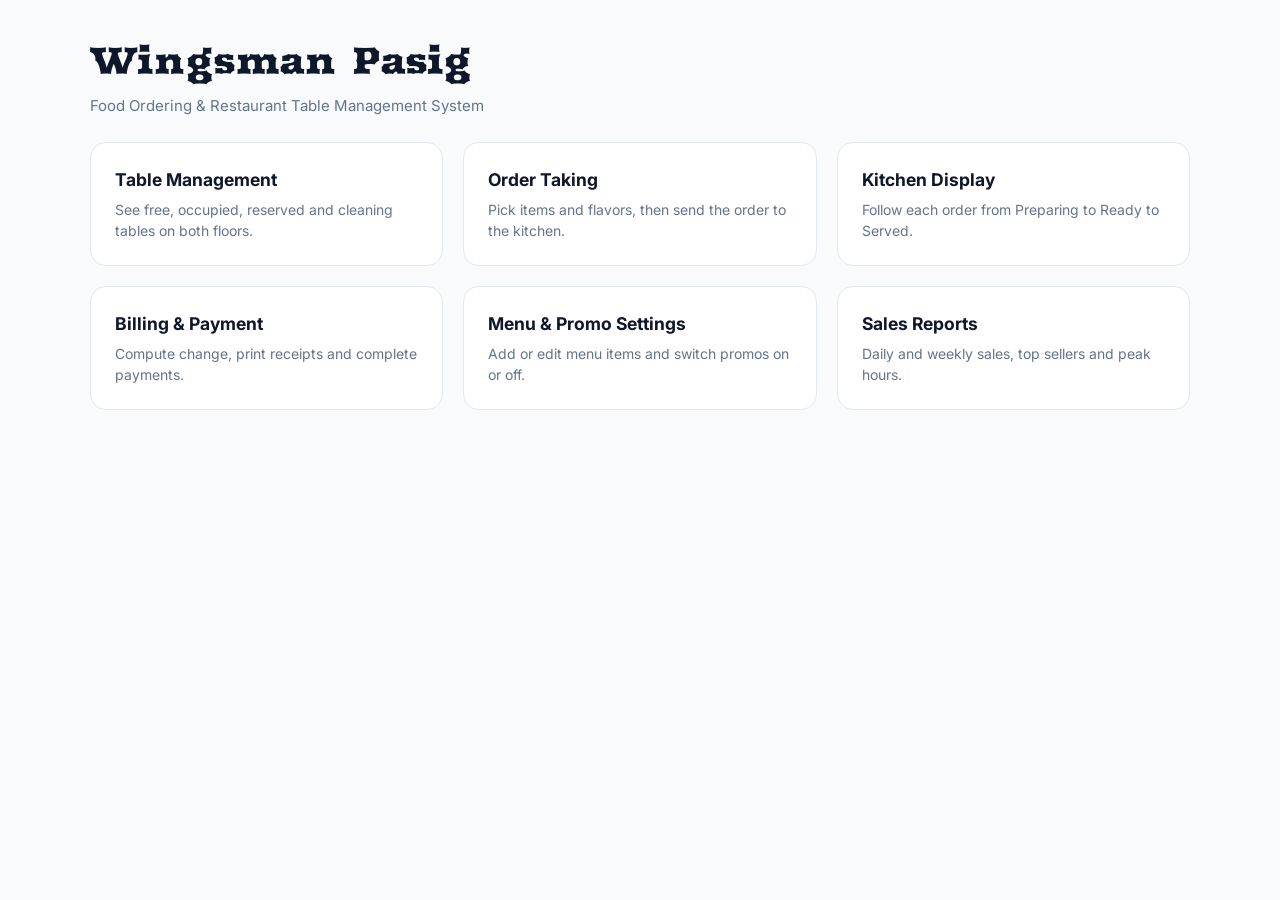
<file: index.html>
<!DOCTYPE html>
<html lang="en">
<head>
<meta charset="UTF-8"><meta name="viewport" content="width=device-width, initial-scale=1"><link rel="stylesheet" href="https://fonts.googleapis.com/css2?family=Arbutus&family=Inter:wght@400;500;600;700&display=swap"><link rel="stylesheet" href="style.css">
<title>Wingsman Pasig | Home</title>
</head>
<body>
<div class="container">
<h1>Wingsman Pasig</h1>
<p class="subtitle">Food Ordering &amp; Restaurant Table Management System</p>
<div class="home-grid">
    <a href="tables.html"><h3>Table Management</h3><p>See free, occupied, reserved and cleaning tables on both floors.</p></a>
    <a href="order.html"><h3>Order Taking</h3><p>Pick items and flavors, then send the order to the kitchen.</p></a>
    <a href="kitchen.html"><h3>Kitchen Display</h3><p>Follow each order from Preparing to Ready to Served.</p></a>
    <a href="billing.html"><h3>Billing &amp; Payment</h3><p>Compute change, print receipts and complete payments.</p></a>
    <a href="menu.html"><h3>Menu &amp; Promo Settings</h3><p>Add or edit menu items and switch promos on or off.</p></a>
    <a href="sales.html"><h3>Sales Reports</h3><p>Daily and weekly sales, top sellers and peak hours.</p></a>
</div>
</div>
</body>
</html>
</file>
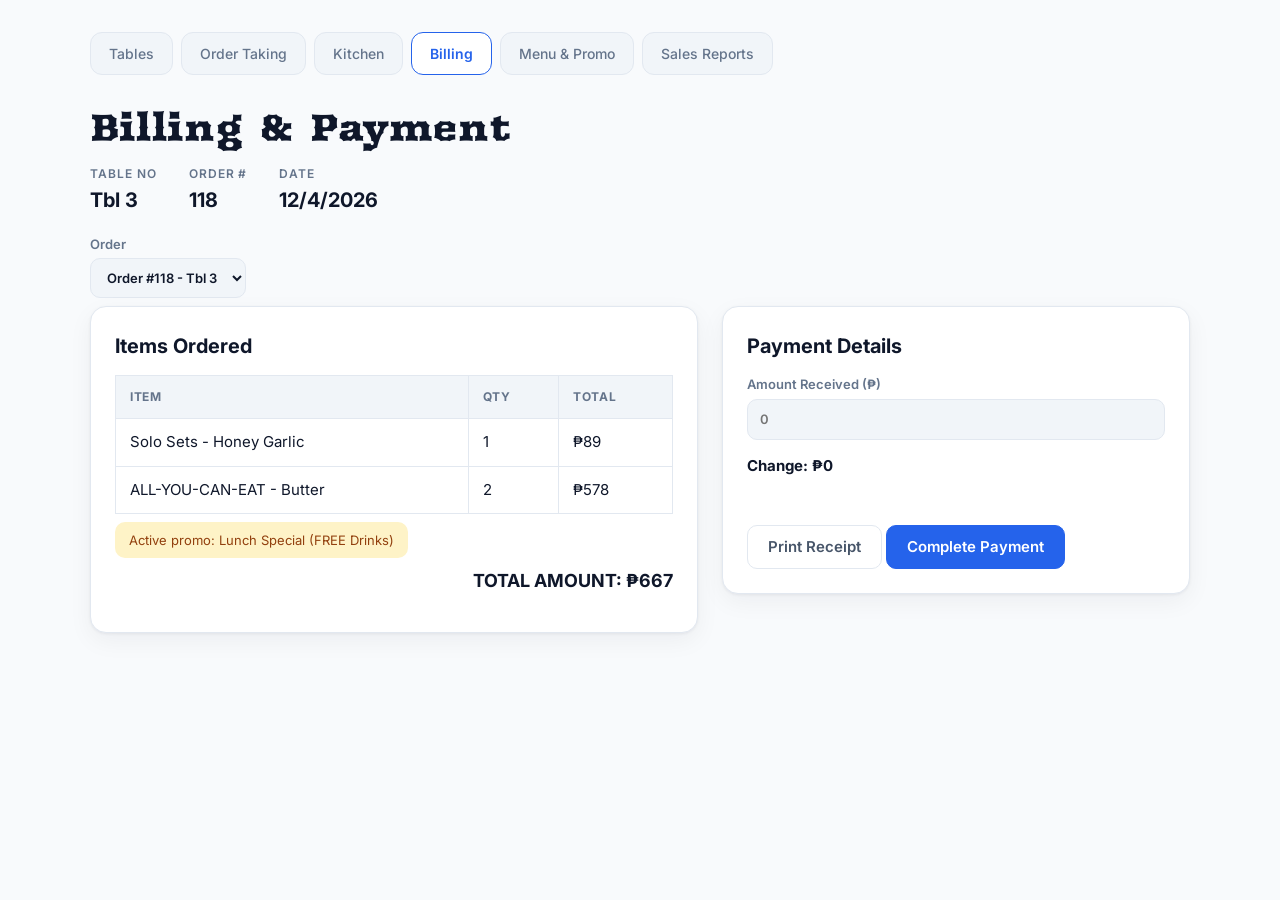
<file: billing.html>
<!DOCTYPE html>
<html lang="en">
<head>
<meta charset="UTF-8"><meta name="viewport" content="width=device-width, initial-scale=1"><link rel="stylesheet" href="https://fonts.googleapis.com/css2?family=Arbutus&family=Inter:wght@400;500;600;700&display=swap"><link rel="stylesheet" href="style.css">
<title>Billing & Payment | Wingsman Pasig</title>
</head>
<body>
<div class="container">
<div class="nav"><a href="tables.html">Tables</a><a href="order.html">Order Taking</a><a href="kitchen.html">Kitchen</a><a href="billing.html" class="active">Billing</a><a href="menu.html">Menu &amp; Promo</a><a href="sales.html">Sales Reports</a></div>
<h1>Billing &amp; Payment</h1>
<div class="meta">
    <div><span class="label">Table No</span><b id="billTable">-</b></div>
    <div><span class="label">Order #</span><b id="billNo">-</b></div>
    <div><span class="label">Date</span><b id="billDate"></b></div>
</div>
<div class="form-row">
    <div class="field">Order<select id="orderSelect" onchange="showBill()"></select></div>
</div>

<div class="two-col">
    <div class="card">
        <h2>Items Ordered</h2>
        <table>
            <tr><th>Item</th><th>Qty</th><th>Total</th></tr>
            <tbody id="billBody"></tbody>
        </table>
        <p id="promoText"></p>
        <p class="total">TOTAL AMOUNT: <span id="billTotal">₱0</span></p>
    </div>

    <div class="card">
        <h2>Payment Details</h2>
        <div class="field">Amount Received (₱)<input type="number" id="amountReceived" placeholder="0" min="0" onkeyup="computeChange()" onchange="computeChange()"></div>
        <p><strong>Change: <span id="changeAmount">₱0</span></strong></p>
        <p id="output"></p>
        <input type="button" value="Print Receipt" onclick="printReceipt()">
        <input type="button" class="primary" value="Complete Payment" onclick="completePayment()">
    </div>
</div>

<script>
    
    function daysAgo(n) {
        var d = new Date();
        d.setDate(d.getDate() - n);
        var month = ("0" + (d.getMonth() + 1)).slice(-2);
        var day = ("0" + d.getDate()).slice(-2);
        return d.getFullYear() + "-" + month + "-" + day;
    }

    function todayDate() { return daysAgo(0); }

    var defaultTables = [
        {id: "t1", name: "Tbl 1", floor: "1", status: "Available"},
        {id: "t2", name: "Tbl 2", floor: "1", status: "Available"},
        {id: "t3", name: "Tbl 3", floor: "1", status: "Occupied"},
        {id: "t4", name: "Tbl 4", floor: "1", status: "Reserved"},
        {id: "t5", name: "Tbl 5", floor: "2", status: "Occupied"},
        {id: "t6", name: "Tbl 6", floor: "2", status: "Available"},
        {id: "t7", name: "Tbl 7", floor: "2", status: "Cleaning"},
        {id: "t8", name: "Tbl 8", floor: "2", status: "Occupied"},
        {id: "t9", name: "Tbl 9", floor: "2", status: "Reserved"},
        {id: "t10", name: "Tbl 10", floor: "2", status: "Cleaning"}
    ];

    var defaultPromos = [
        {id: "p1", name: "Lunch Special (FREE Drinks)", status: "ON"},
        {id: "p2", name: "AYCE WEEKENDS", status: "OFF"}
    ];

    var defaultOrders = [
        {id: "o118", no: 118, tableId: "t3", tableName: "Tbl 3", note: "Extra rice", status: "Preparing", total: 667,
         items: [{name: "Solo Sets - Honey Garlic", price: 89, qty: 1}, {name: "ALL-YOU-CAN-EAT - Butter", price: 289, qty: 2}]}
    ];

    var defaultSales = [
        {id: "s1", date: daysAgo(0), total: 8954,
         items: [{name: "ALL-YOU-CAN-EAT", qty: 42}, {name: "Solo Garlic", qty: 37}, {name: "Solo Honey Butter", qty: 28}, {name: "Solo BBQ", qty: 20}]},
        {id: "s2", date: daysAgo(2), total: 22614,
         items: [{name: "ALL-YOU-CAN-EAT", qty: 110}, {name: "Solo Garlic", qty: 96}, {name: "Solo Honey Butter", qty: 71}, {name: "Solo BBQ", qty: 54}]}
    ];

    
    function getData(key, sampleList) {
        var saved = localStorage.getItem(key);
        if (saved === null) {
            localStorage.setItem(key, JSON.stringify(sampleList));
            return sampleList;
        }
        return JSON.parse(saved);
    }

    function saveData(key, list) {
        localStorage.setItem(key, JSON.stringify(list));
    }

    function makeId(prefix) { return prefix + Date.now(); }

    function peso(amount) { return "₱" + Number(amount).toLocaleString("en-PH"); }

    function safe(text) {
        return String(text).replace(/&/g, "&amp;").replace(/</g, "&lt;").replace(/>/g, "&gt;").replace(/"/g, "&quot;").replace(/'/g, "&#39;");
    }

    function showMessage(text, type) {
        var out = document.getElementById("output");
        out.innerHTML = text;
        out.className = type;
    }

    
    var orders = getData("wingsman_orders", defaultOrders);
    var tables = getData("wingsman_tables", defaultTables);
    var sales = getData("wingsman_sales", defaultSales);
    var promos = getData("wingsman_promos", defaultPromos);
    var current = -1;

    document.getElementById("billDate").innerHTML = new Date().toLocaleDateString();
    fillOrderList();
    showBill();

    function fillOrderList() {
        var wanted = new URLSearchParams(window.location.search).get("order");
        var options = "";
        for (var i = 0; i < orders.length; i++) {
            if (orders[i].status == "Paid" || orders[i].status == "Cancelled") { continue; }
            var selected = (orders[i].id == wanted) ? " selected" : "";
            options += "<option value='" + i + "'" + selected + ">Order #" + orders[i].no + " - " + safe(orders[i].tableName) + "</option>";
        }
        if (options == "") { options = "<option value='-1'>No unpaid orders</option>"; }
        document.getElementById("orderSelect").innerHTML = options;
    }

    function showBill() {
        current = parseInt(document.getElementById("orderSelect").value);
        if (isNaN(current)) { current = -1; }
        var rows = "";
        document.getElementById("amountReceived").value = "";
        document.getElementById("changeAmount").innerHTML = "₱0";

        if (current == -1) {
            document.getElementById("billTable").innerHTML = "-";
            document.getElementById("billNo").innerHTML = "-";
            document.getElementById("billBody").innerHTML = "<tr><td colspan='3'>No unpaid orders. Send one from Order Taking first.</td></tr>";
            document.getElementById("billTotal").innerHTML = "₱0";
            document.getElementById("promoText").innerHTML = "";
            return;
        }
        var order = orders[current];
        document.getElementById("billTable").innerHTML = safe(order.tableName);
        document.getElementById("billNo").innerHTML = order.no;
        for (var i = 0; i < order.items.length; i++) {
            rows += "<tr><td>" + safe(order.items[i].name) + "</td><td>" + order.items[i].qty + "</td><td>" + peso(order.items[i].price * order.items[i].qty) + "</td></tr>";
        }
        document.getElementById("billBody").innerHTML = rows;
        document.getElementById("billTotal").innerHTML = peso(order.total);

        var active = "";
        for (var j = 0; j < promos.length; j++) {
            if (promos[j].status == "ON") { active += (active == "" ? "" : ", ") + safe(promos[j].name); }
        }
        document.getElementById("promoText").innerHTML = (active == "") ? "" : "<span class='promo'>Active promo: " + active + "</span>";
    }

    function computeChange() {
        if (current == -1) { return; }
        var received = parseFloat(document.getElementById("amountReceived").value) || 0;
        var change = received - orders[current].total;
        if (received > 0 && change < 0) {
            showMessage("Short by " + peso(-change), "error");
            document.getElementById("changeAmount").innerHTML = "₱0";
        } else {
            document.getElementById("output").innerHTML = "";
            document.getElementById("changeAmount").innerHTML = peso(change > 0 ? change : 0);
        }
    }

    function printReceipt() {
        if (current == -1) {
            showMessage("No order to print!", "error");
            return;
        }
        var order = orders[current];
        var lines = "";
        for (var i = 0; i < order.items.length; i++) {
            lines += order.items[i].name + " x " + order.items[i].qty + " - " + peso(order.items[i].price * order.items[i].qty) + "\n";
        }
        var received = parseFloat(document.getElementById("amountReceived").value) || 0;
        alert("--- WINGSMAN PASIG ---\nOrder #" + order.no + " - " + order.tableName + "\nDate: " + new Date().toLocaleDateString() +
              "\n\nITEMS:\n" + lines + "\nTOTAL: " + peso(order.total) + "\nCash: " + peso(received) +
              "\nChange: " + peso(received > order.total ? received - order.total : 0) + "\n\nThank you!");
    }

    function completePayment() {
        if (current == -1) {
            showMessage("No payment to complete!", "error");
            return;
        }
        var order = orders[current];
        var received = parseFloat(document.getElementById("amountReceived").value) || 0;
        if (received < order.total) {
            showMessage("Amount received is less than the total.", "error");
            return;
        }
        var soldItems = [];
        for (var i = 0; i < order.items.length; i++) {
            soldItems.push({name: order.items[i].name, qty: order.items[i].qty});
        }
        sales.push({id: makeId("s"), date: todayDate(), total: order.total, items: soldItems});
        order.status = "Paid";
        for (var j = 0; j < tables.length; j++) {
            if (tables[j].id == order.tableId) { tables[j].status = "Available"; }
        }
        saveData("wingsman_sales", sales);
        saveData("wingsman_orders", orders);
        saveData("wingsman_tables", tables);

        fillOrderList();
        showBill();
        showMessage("Payment Complete! " + order.tableName + " is now Available. Thank you!", "ok");
    }
</script>
</div>
</body>
</html>
</file>
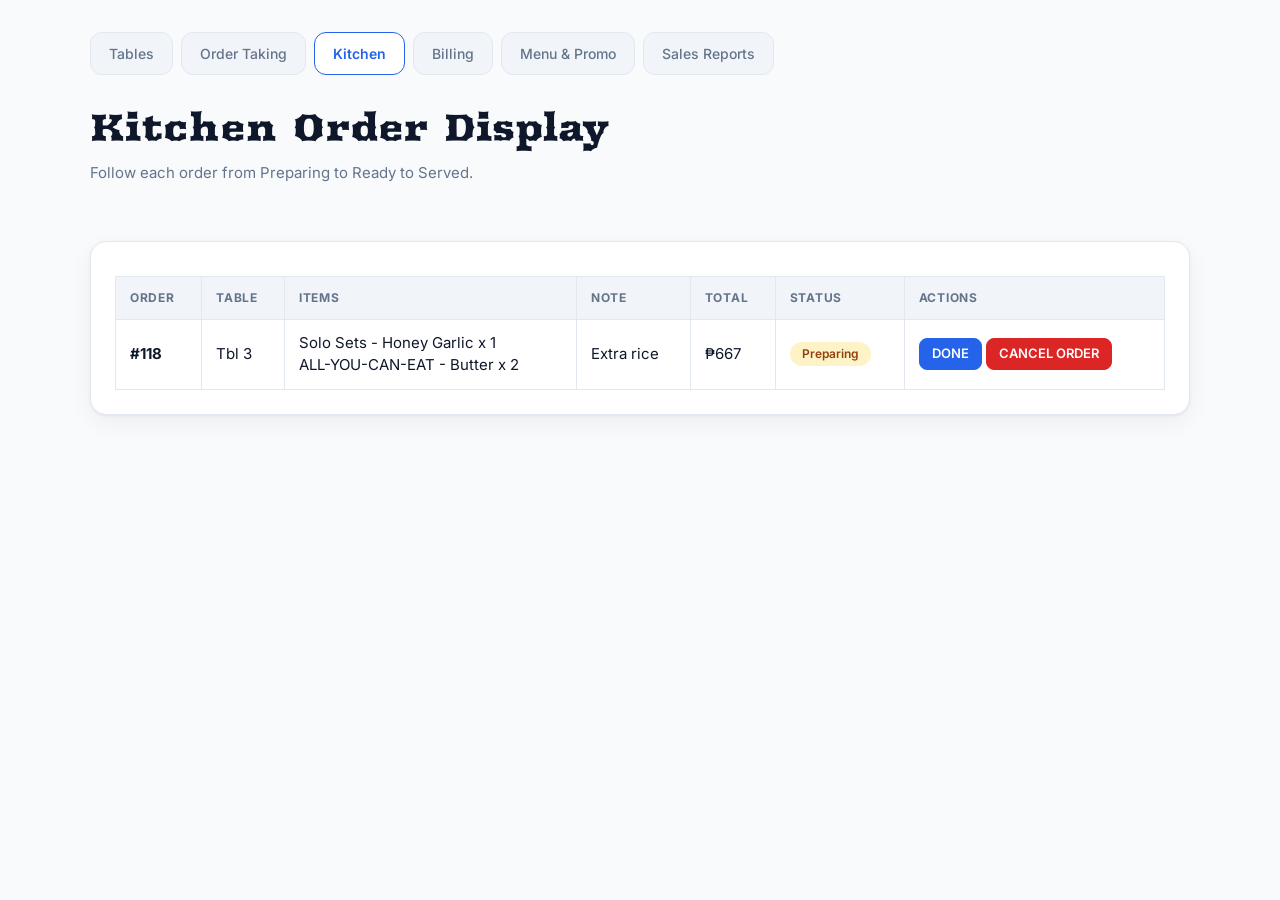
<file: kitchen.html>
<!DOCTYPE html>
<html lang="en">
<head>
<meta charset="UTF-8"><meta name="viewport" content="width=device-width, initial-scale=1"><link rel="stylesheet" href="https://fonts.googleapis.com/css2?family=Arbutus&family=Inter:wght@400;500;600;700&display=swap"><link rel="stylesheet" href="style.css">
<title>Kitchen Order Display | Wingsman Pasig</title>
</head>
<body>
<div class="container">
<div class="nav"><a href="tables.html">Tables</a><a href="order.html">Order Taking</a><a href="kitchen.html" class="active">Kitchen</a><a href="billing.html">Billing</a><a href="menu.html">Menu &amp; Promo</a><a href="sales.html">Sales Reports</a></div>
<h1>Kitchen Order Display</h1>
<p class="subtitle">Follow each order from Preparing to Ready to Served.</p>
<p id="output"></p>

<div class="card">
    <table>
        <tr><th>Order</th><th>Table</th><th>Items</th><th>Note</th><th>Total</th><th>Status</th><th>Actions</th></tr>
        <tbody id="orderBody"></tbody>
    </table>
</div>

<script>
   
    var defaultOrders = [
        {id: "o118", no: 118, tableId: "t3", tableName: "Tbl 3", note: "Extra rice", status: "Preparing", total: 667,
         items: [{name: "Solo Sets - Honey Garlic", price: 89, qty: 1}, {name: "ALL-YOU-CAN-EAT - Butter", price: 289, qty: 2}]}
    ];

    //JSON list from local Storage 
    function getData(key, sampleList) {
        var saved = localStorage.getItem(key);
        if (saved === null) {
            localStorage.setItem(key, JSON.stringify(sampleList));
            return sampleList;
        }
        return JSON.parse(saved);
    }

    function saveData(key, list) {
        localStorage.setItem(key, JSON.stringify(list));
    }

    function peso(amount) { return "₱" + Number(amount).toLocaleString("en-PH"); }

    function safe(text) {
        return String(text).replace(/&/g, "&amp;").replace(/</g, "&lt;").replace(/>/g, "&gt;").replace(/"/g, "&quot;").replace(/'/g, "&#39;");
    }

    function showMessage(text, type) {
        var out = document.getElementById("output");
        out.innerHTML = text;
        out.className = type;
    }

    // my code 
    var orders = getData("wingsman_orders", defaultOrders);
    displayOrders();

    function displayOrders() {
        var rows = "";
        for (var i = 0; i < orders.length; i++) {
            var status = orders[i].status;
            if (status != "Preparing" && status != "Ready" && status != "Served") { continue; }

            var items = "";
            for (var j = 0; j < orders[i].items.length; j++) {
                items += safe(orders[i].items[j].name) + " x " + orders[i].items[j].qty + "<br>";
            }
            rows += "<tr>";
            rows += "<td><strong>#" + orders[i].no + "</strong></td>";
            rows += "<td>" + safe(orders[i].tableName) + "</td>";
            rows += "<td>" + items + "</td>";
            rows += "<td>" + safe(orders[i].note) + "</td>";
            rows += "<td>" + peso(orders[i].total) + "</td>";
            rows += "<td><span class='pill " + status.toLowerCase() + "'>" + status + "</span></td>";
            rows += "<td>";
            if (status == "Preparing") {
                rows += "<input type='button' class='small primary' value='DONE' onclick='nextStatus(" + i + ")'> ";
            }
            if (status == "Ready") {
                rows += "<input type='button' class='small primary' value='MARK SERVED' onclick='nextStatus(" + i + ")'> ";
            }
            if (status == "Served") {
                rows += "<a class='button small primary' href='billing.html?order=" + orders[i].id + "'>GO TO BILLING</a> ";
            }
            if (status != "Served") {
                rows += "<input type='button' class='small danger' value='CANCEL ORDER' onclick='cancelOrder(" + i + ")'>";
            }
            rows += "</td></tr>";
        }
        if (rows == "") {
            rows = "<tr><td colspan='7'>No orders yet. Orders sent from Order Taking appear here.</td></tr>";
        }
        document.getElementById("orderBody").innerHTML = rows;
    }

    function nextStatus(i) {
        if (orders[i].status == "Preparing") { orders[i].status = "Ready"; }
        else if (orders[i].status == "Ready") { orders[i].status = "Served"; }
        saveData("wingsman_orders", orders);
        showMessage("Order #" + orders[i].no + " is now " + orders[i].status + ".", "ok");
        displayOrders();
    }

    function cancelOrder(i) {
        if (!confirm("Cancel order #" + orders[i].no + "?")) { return; }
        orders[i].status = "Cancelled";
        saveData("wingsman_orders", orders);
        showMessage("Order #" + orders[i].no + " cancelled.", "warn");
        displayOrders();
    }
</script>
</div>
</body>
</html>
</file>
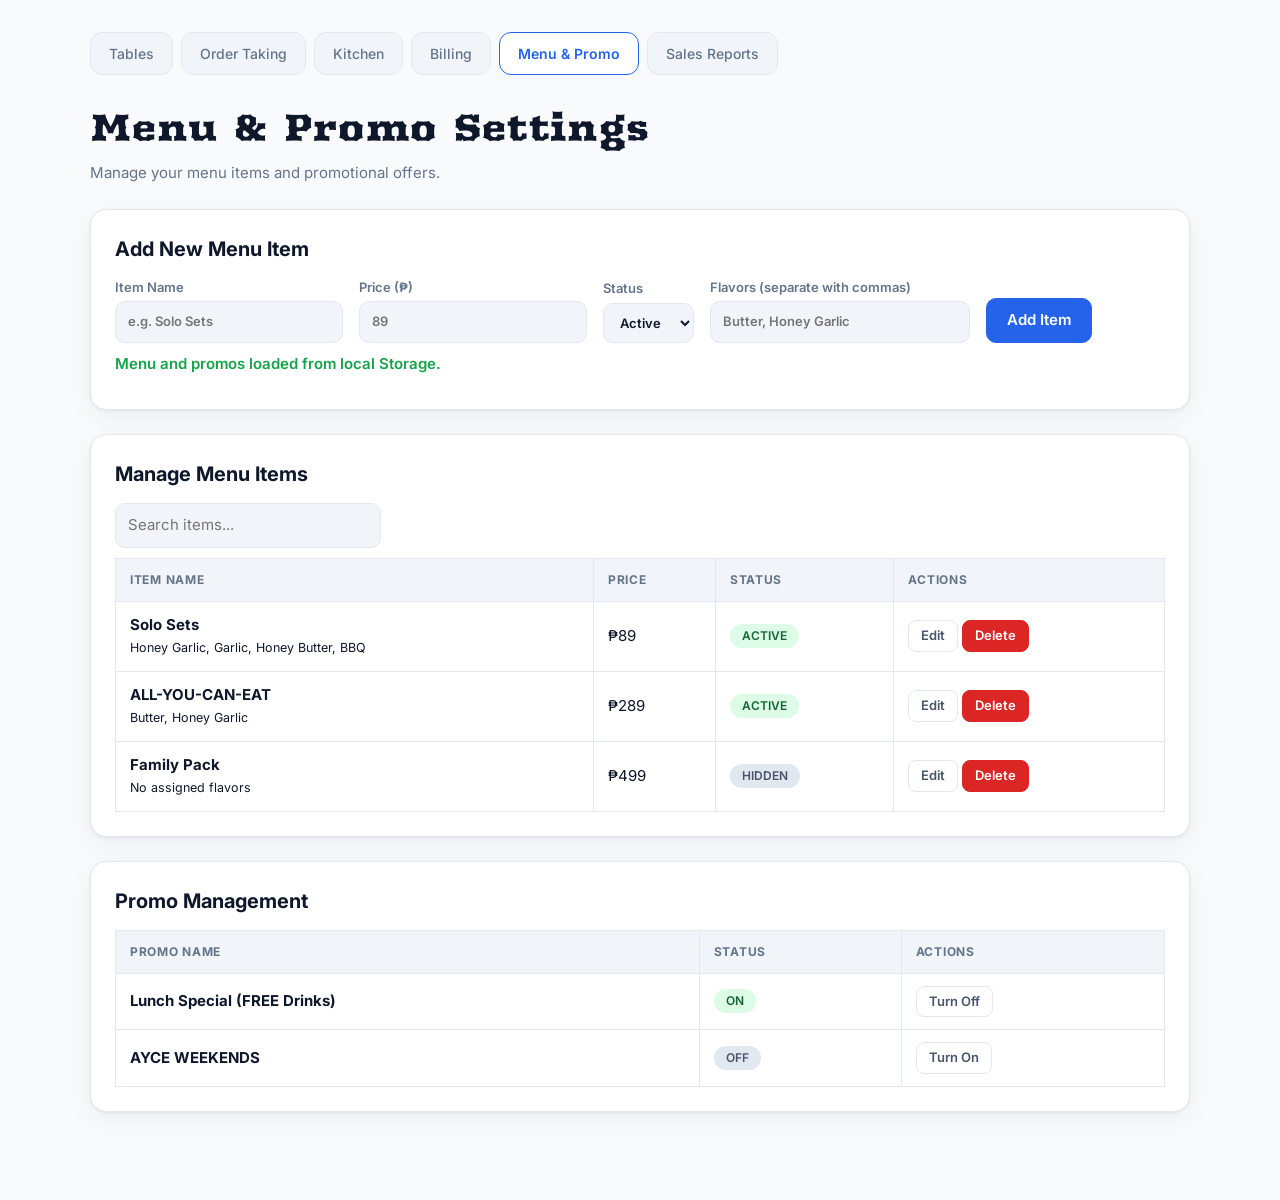
<file: menu.html>
<!DOCTYPE html>
<html lang="en">
<head>
<meta charset="UTF-8"><meta name="viewport" content="width=device-width, initial-scale=1"><link rel="stylesheet" href="https://fonts.googleapis.com/css2?family=Arbutus&family=Inter:wght@400;500;600;700&display=swap"><link rel="stylesheet" href="style.css">
<title>Menu & Promo Settings | Wingsman Pasig</title>
</head>
<body>
<div class="container">
<div class="nav"><a href="tables.html">Tables</a><a href="order.html">Order Taking</a><a href="kitchen.html">Kitchen</a><a href="billing.html">Billing</a><a href="menu.html" class="active">Menu &amp; Promo</a><a href="sales.html">Sales Reports</a></div>
<h1>Menu &amp; Promo Settings</h1>
<p class="subtitle">Manage your menu items and promotional offers.</p>

<div class="card">
    <h2 id="formTitle">Add New Menu Item</h2>
    <div class="form-row">
        <div class="field">Item Name<input type="text" id="itemName" placeholder="e.g. Solo Sets"></div>
        <div class="field">Price (₱)<input type="number" id="itemPrice" placeholder="89" min="1"></div>
        <div class="field">Status<select id="itemStatus"><option>Active</option><option>Hidden</option></select></div>
        <div class="field">Flavors (separate with commas)<input type="text" id="itemFlavors" placeholder="Butter, Honey Garlic" style="width:260px"></div>
        <input type="button" class="primary" id="saveBtn" value="Add Item" onclick="saveItem()">
        <input type="button" id="cancelBtn" value="Cancel Edit" onclick="clearForm()" style="display:none">
    </div>
    <p id="output"></p>
</div>

<div class="card">
    <h2>Manage Menu Items</h2>
    <input type="search" id="search" placeholder="Search items..." onkeyup="displayMenu()">
    <table>
        <tr><th>Item Name</th><th>Price</th><th>Status</th><th>Actions</th></tr>
        <tbody id="menuBody"></tbody>
    </table>
</div>

<div class="card">
    <h2>Promo Management</h2>
    <table>
        <tr><th>Promo Name</th><th>Status</th><th>Actions</th></tr>
        <tbody id="promoBody"></tbody>
    </table>
</div>

<script>
    //  (JSON) functions 
    var defaultMenu = [
        {id: "m1", name: "Solo Sets", price: 89, status: "Active", flavors: "Honey Garlic, Garlic, Honey Butter, BBQ"},
        {id: "m2", name: "ALL-YOU-CAN-EAT", price: 289, status: "Active", flavors: "Butter, Honey Garlic"},
        {id: "m3", name: "Family Pack", price: 499, status: "Hidden", flavors: ""}
    ];

    var defaultPromos = [
        {id: "p1", name: "Lunch Special (FREE Drinks)", status: "ON"},
        {id: "p2", name: "AYCE WEEKENDS", status: "OFF"}
    ];

    // JSON list from local Storage 
    function getData(key, sampleList) {
        var saved = localStorage.getItem(key);
        if (saved === null) {
            localStorage.setItem(key, JSON.stringify(sampleList));
            return sampleList;
        }
        return JSON.parse(saved);
    }

    function saveData(key, list) {
        localStorage.setItem(key, JSON.stringify(list));
    }

    function makeId(prefix) { return prefix + Date.now(); }

    function peso(amount) { return "₱" + Number(amount).toLocaleString("en-PH"); }

    function safe(text) {
        return String(text).replace(/&/g, "&amp;").replace(/</g, "&lt;").replace(/>/g, "&gt;").replace(/"/g, "&quot;").replace(/'/g, "&#39;");
    }

    function showMessage(text, type) {
        var out = document.getElementById("output");
        out.innerHTML = text;
        out.className = type;
    }

    // my code 
    var menuItems = getData("wingsman_menu", defaultMenu);
    var promos = getData("wingsman_promos", defaultPromos);
    var editIndex = -1;
    showMessage("Menu and promos loaded from local Storage.", "ok");
    displayMenu();
    displayPromos();

    function saveItem() {
        var name = document.getElementById("itemName").value.trim();
        var price = document.getElementById("itemPrice").value;
        var status = document.getElementById("itemStatus").value;
        var flavors = document.getElementById("itemFlavors").value.trim();

        if (name == "" || price == "") {
            showMessage("Please fill in the item name and price.", "error");
            return;
        }
        price = Number(price);
        if (price <= 0) {
            showMessage("Price must be greater than 0.", "error");
            return;
        }
        for (var i = 0; i < menuItems.length; i++) {
            if (menuItems[i].name.toLowerCase() == name.toLowerCase() && i != editIndex) {
                showMessage("That item already exists.", "error");
                return;
            }
        }
        if (editIndex == -1) {
            menuItems.push({id: makeId("m"), name: name, price: price, status: status, flavors: flavors});
            showMessage("Item added successfully.", "ok");
        } else {
            menuItems[editIndex].name = name;
            menuItems[editIndex].price = price;
            menuItems[editIndex].status = status;
            menuItems[editIndex].flavors = flavors;
            showMessage("Item updated successfully.", "ok");
        }
        saveData("wingsman_menu", menuItems);
        clearForm(true);
        displayMenu();
    }

    function displayMenu() {
        var search = document.getElementById("search").value.toLowerCase();
        var rows = "";
        for (var i = 0; i < menuItems.length; i++) {
            if (menuItems[i].name.toLowerCase().indexOf(search) == -1) { continue; }
            rows += "<tr>";
            rows += "<td><strong>" + safe(menuItems[i].name) + "</strong><br><small>" + (menuItems[i].flavors == "" ? "No assigned flavors" : safe(menuItems[i].flavors)) + "</small></td>";
            rows += "<td>" + peso(menuItems[i].price) + "</td>";
            rows += "<td><span class='pill " + menuItems[i].status.toLowerCase() + "'>" + menuItems[i].status.toUpperCase() + "</span></td>";
            rows += "<td>";
            rows += "<input type='button' class='small' value='Edit' onclick='editItem(" + i + ")'> ";
            rows += "<input type='button' class='small danger' value='Delete' onclick='deleteItem(" + i + ")'>";
            rows += "</td></tr>";
        }
        if (rows == "") {
            rows = "<tr><td colspan='4'>No menu items found.</td></tr>";
        }
        document.getElementById("menuBody").innerHTML = rows;
    }

    function editItem(i) {
        editIndex = i;
        document.getElementById("itemName").value = menuItems[i].name;
        document.getElementById("itemPrice").value = menuItems[i].price;
        document.getElementById("itemStatus").value = menuItems[i].status;
        document.getElementById("itemFlavors").value = menuItems[i].flavors;
        document.getElementById("formTitle").innerHTML = "Edit Menu Item";
        document.getElementById("saveBtn").value = "Update Item";
        document.getElementById("cancelBtn").style.display = "inline-block";
    }

    function clearForm(keepMessage) {
        editIndex = -1;
        document.getElementById("itemName").value = "";
        document.getElementById("itemPrice").value = "";
        document.getElementById("itemStatus").value = "Active";
        document.getElementById("itemFlavors").value = "";
        document.getElementById("formTitle").innerHTML = "Add New Menu Item";
        document.getElementById("saveBtn").value = "Add Item";
        document.getElementById("cancelBtn").style.display = "none";
        if (!keepMessage) { document.getElementById("output").innerHTML = ""; }
    }

    function deleteItem(i) {
        if (!confirm("Delete " + menuItems[i].name + " from the menu?")) { return; }
        menuItems.splice(i, 1);
        saveData("wingsman_menu", menuItems);
        clearForm(true);
        showMessage("Item deleted.", "warn");
        displayMenu();
    }

    function displayPromos() {
        var rows = "";
        for (var i = 0; i < promos.length; i++) {
            rows += "<tr>";
            rows += "<td><strong>" + safe(promos[i].name) + "</strong></td>";
            rows += "<td><span class='pill " + promos[i].status.toLowerCase() + "'>" + promos[i].status + "</span></td>";
            rows += "<td><input type='button' class='small' value='" + (promos[i].status == "ON" ? "Turn Off" : "Turn On") + "' onclick='togglePromo(" + i + ")'></td>";
            rows += "</tr>";
        }
        document.getElementById("promoBody").innerHTML = rows;
    }

    function togglePromo(i) {
        promos[i].status = (promos[i].status == "ON") ? "OFF" : "ON";
        saveData("wingsman_promos", promos);
        showMessage(promos[i].name + " is now " + promos[i].status + ".", "ok");
        displayPromos();
    }
</script>
</div>
</body>
</html>
</file>
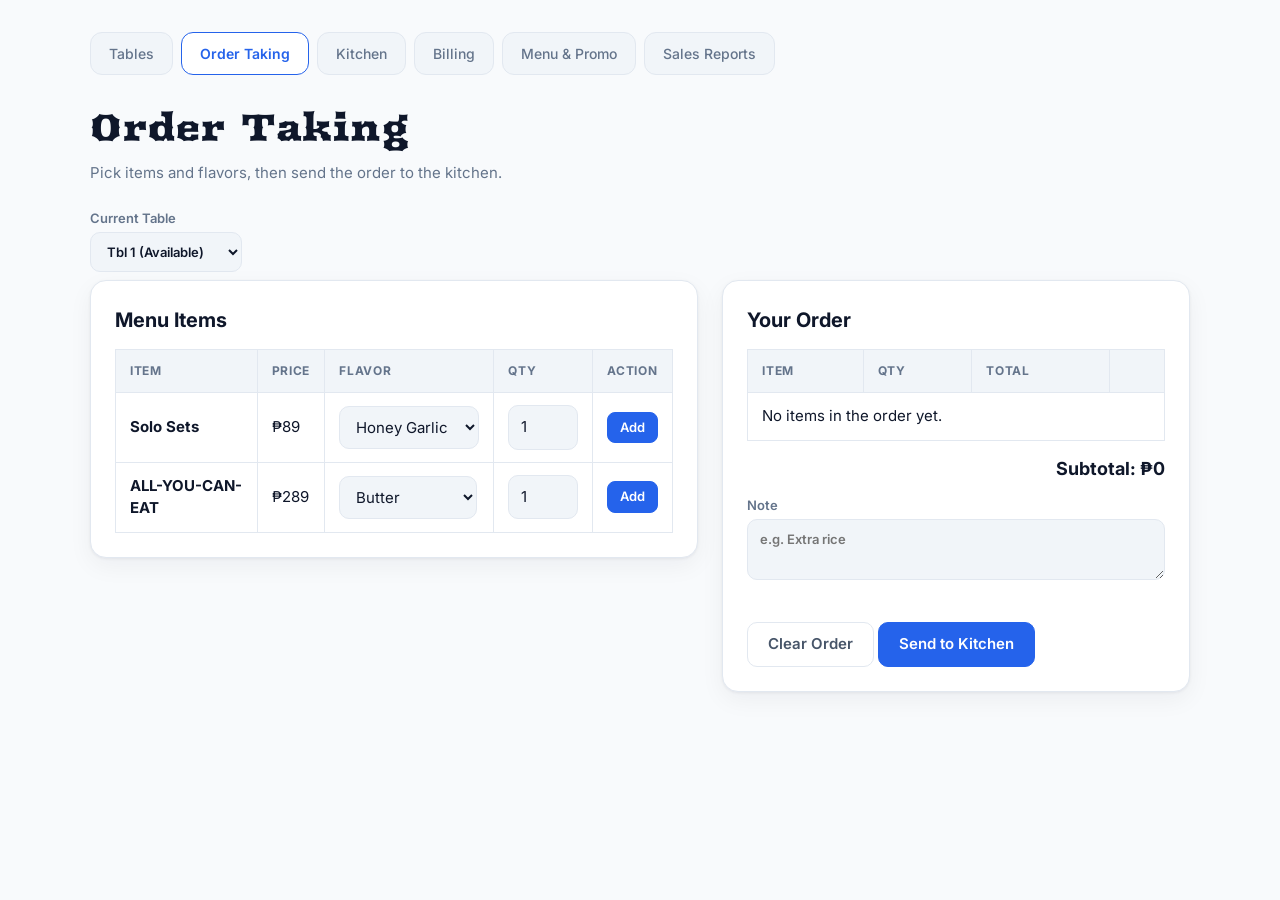
<file: order.html>
<!DOCTYPE html>
<html lang="en">
<head>
<meta charset="UTF-8"><meta name="viewport" content="width=device-width, initial-scale=1"><link rel="stylesheet" href="https://fonts.googleapis.com/css2?family=Arbutus&family=Inter:wght@400;500;600;700&display=swap"><link rel="stylesheet" href="style.css">
<title>Order Taking | Wingsman Pasig</title>
</head>
<body>
<div class="container">
<div class="nav"><a href="tables.html">Tables</a><a href="order.html" class="active">Order Taking</a><a href="kitchen.html">Kitchen</a><a href="billing.html">Billing</a><a href="menu.html">Menu &amp; Promo</a><a href="sales.html">Sales Reports</a></div>
<h1>Order Taking</h1>
<p class="subtitle">Pick items and flavors, then send the order to the kitchen.</p>
<div class="form-row">
    <div class="field">Current Table<select id="tableSelect" onchange="changeTable()"></select></div>
</div>

<div class="two-col">
    <div class="card">
        <h2>Menu Items</h2>
        <table>
            <tr><th>Item</th><th>Price</th><th>Flavor</th><th>Qty</th><th>Action</th></tr>
            <tbody id="menuBody"></tbody>
        </table>
    </div>

    <div class="card">
        <h2>Your Order</h2>
        <table>
            <tr><th>Item</th><th>Qty</th><th>Total</th><th></th></tr>
            <tbody id="orderBody"></tbody>
        </table>
        <p class="total">Subtotal: <span id="subtotal">₱0</span></p>
        <div class="field">Note<textarea id="note" rows="2" placeholder="e.g. Extra rice"></textarea></div>
        <p id="output"></p>
        <input type="button" value="Clear Order" onclick="clearOrder()">
        <input type="button" class="primary" value="Send to Kitchen" onclick="sendToKitchen()">
    </div>
</div>

<script>
    // (JSON)functions 
    var defaultTables = [
        {id: "t1", name: "Tbl 1", floor: "1", status: "Available"},
        {id: "t2", name: "Tbl 2", floor: "1", status: "Available"},
        {id: "t3", name: "Tbl 3", floor: "1", status: "Occupied"},
        {id: "t4", name: "Tbl 4", floor: "1", status: "Reserved"},
        {id: "t5", name: "Tbl 5", floor: "2", status: "Occupied"},
        {id: "t6", name: "Tbl 6", floor: "2", status: "Available"},
        {id: "t7", name: "Tbl 7", floor: "2", status: "Cleaning"},
        {id: "t8", name: "Tbl 8", floor: "2", status: "Occupied"},
        {id: "t9", name: "Tbl 9", floor: "2", status: "Reserved"},
        {id: "t10", name: "Tbl 10", floor: "2", status: "Cleaning"}
    ];

    var defaultMenu = [
        {id: "m1", name: "Solo Sets", price: 89, status: "Active", flavors: "Honey Garlic, Garlic, Honey Butter, BBQ"},
        {id: "m2", name: "ALL-YOU-CAN-EAT", price: 289, status: "Active", flavors: "Butter, Honey Garlic"},
        {id: "m3", name: "Family Pack", price: 499, status: "Hidden", flavors: ""}
    ];

    var defaultOrders = [
        {id: "o118", no: 118, tableId: "t3", tableName: "Tbl 3", note: "Extra rice", status: "Preparing", total: 667,
         items: [{name: "Solo Sets - Honey Garlic", price: 89, qty: 1}, {name: "ALL-YOU-CAN-EAT - Butter", price: 289, qty: 2}]}
    ];

    //  JSON list from local Storage 
    function getData(key, sampleList) {
        var saved = localStorage.getItem(key);
        if (saved === null) {
            localStorage.setItem(key, JSON.stringify(sampleList));
            return sampleList;
        }
        return JSON.parse(saved);
    }

    function saveData(key, list) {
        localStorage.setItem(key, JSON.stringify(list));
    }

    function makeId(prefix) { return prefix + Date.now(); }

    function peso(amount) { return "₱" + Number(amount).toLocaleString("en-PH"); }

    function safe(text) {
        return String(text).replace(/&/g, "&amp;").replace(/</g, "&lt;").replace(/>/g, "&gt;").replace(/"/g, "&quot;").replace(/'/g, "&#39;");
    }

    function showMessage(text, type) {
        var out = document.getElementById("output");
        out.innerHTML = text;
        out.className = type;
    }

    // my code 
    var menuItems = getData("wingsman_menu", defaultMenu);
    var tables = getData("wingsman_tables", defaultTables);
    var orders = getData("wingsman_orders", defaultOrders);
    var currentOrder = getData("wingsman_draft", []);

    fillTableList();
    displayMenu();
    displayOrder();

    function fillTableList() {
        var saved = localStorage.getItem("wingsman_currentTable");
        var options = "";
        for (var i = 0; i < tables.length; i++) {
            var selected = (tables[i].id == saved) ? " selected" : "";
            options += "<option value='" + tables[i].id + "'" + selected + ">" + safe(tables[i].name) + " (" + tables[i].status + ")</option>";
        }
        document.getElementById("tableSelect").innerHTML = options;
    }

    function changeTable() {
        localStorage.setItem("wingsman_currentTable", document.getElementById("tableSelect").value);
    }

    function displayMenu() {
        var rows = "";
        for (var i = 0; i < menuItems.length; i++) {
            if (menuItems[i].status != "Active") { continue; }
            var flavors = menuItems[i].flavors.split(",");
            var options = "";
            for (var j = 0; j < flavors.length; j++) {
                if (flavors[j].trim() != "") {
                    options += "<option>" + safe(flavors[j].trim()) + "</option>";
                }
            }
            rows += "<tr>";
            rows += "<td><strong>" + safe(menuItems[i].name) + "</strong></td>";
            rows += "<td>" + peso(menuItems[i].price) + "</td>";
            rows += "<td>" + (options == "" ? "-" : "<select id='flavor" + i + "'>" + options + "</select>") + "</td>";
            rows += "<td><input type='number' id='qty" + i + "' value='1' min='1' style='width:70px'></td>";
            rows += "<td><input type='button' class='small primary' value='Add' onclick='addToOrder(" + i + ")'></td>";
            rows += "</tr>";
        }
        if (rows == "") {
            rows = "<tr><td colspan='5'>No active menu items. Turn one on in Menu & Promo.</td></tr>";
        }
        document.getElementById("menuBody").innerHTML = rows;
    }

    function addToOrder(i) {
        var flavorBox = document.getElementById("flavor" + i);
        var flavor = flavorBox ? flavorBox.value : "";
        var qty = parseInt(document.getElementById("qty" + i).value);
        if (isNaN(qty) || qty < 1) {
            showMessage("Enter a quantity of 1 or more.", "error");
            return;
        }
        var itemName = menuItems[i].name;
        if (flavor != "") { itemName += " - " + flavor; }

        var found = false;
        for (var j = 0; j < currentOrder.length; j++) {
            if (currentOrder[j].name == itemName) {
                currentOrder[j].qty += qty;
                found = true;
            }
        }
        if (!found) {
            currentOrder.push({name: itemName, price: menuItems[i].price, qty: qty});
        }
        saveData("wingsman_draft", currentOrder);
        showMessage(itemName + " added to the order.", "ok");
        displayOrder();
    }

    function getSubtotal() {
        var total = 0;
        for (var i = 0; i < currentOrder.length; i++) {
            total += currentOrder[i].price * currentOrder[i].qty;
        }
        return total;
    }

    function displayOrder() {
        var rows = "";
        for (var i = 0; i < currentOrder.length; i++) {
            rows += "<tr>";
            rows += "<td>" + safe(currentOrder[i].name) + "</td>";
            rows += "<td>" + currentOrder[i].qty + "</td>";
            rows += "<td>" + peso(currentOrder[i].price * currentOrder[i].qty) + "</td>";
            rows += "<td><input type='button' class='small danger' value='Remove' onclick='removeItem(" + i + ")'></td>";
            rows += "</tr>";
        }
        if (rows == "") {
            rows = "<tr><td colspan='4'>No items in the order yet.</td></tr>";
        }
        document.getElementById("orderBody").innerHTML = rows;
        document.getElementById("subtotal").innerHTML = peso(getSubtotal());
    }

    function removeItem(i) {
        currentOrder.splice(i, 1);
        saveData("wingsman_draft", currentOrder);
        displayOrder();
    }

    function clearOrder() {
        if (currentOrder.length == 0) {
            showMessage("The order is already empty.", "error");
            return;
        }
        if (!confirm("Clear all items?")) { return; }
        currentOrder = [];
        saveData("wingsman_draft", currentOrder);
        document.getElementById("note").value = "";
        showMessage("Order cleared.", "warn");
        displayOrder();
    }

    function sendToKitchen() {
        if (currentOrder.length == 0) {
            showMessage("Order is empty!", "error");
            return;
        }
        var tableId = document.getElementById("tableSelect").value;
        var tableIndex = -1;
        for (var i = 0; i < tables.length; i++) {
            if (tables[i].id == tableId) { tableIndex = i; }
        }
        if (tableIndex == -1) {
            showMessage("Please pick a table first.", "error");
            return;
        }
        var number = 117;
        for (var j = 0; j < orders.length; j++) {
            if (orders[j].no > number) { number = orders[j].no; }
        }
        number++;

        orders.push({id: makeId("o"), no: number, tableId: tableId, tableName: tables[tableIndex].name,
                     note: document.getElementById("note").value.trim(), status: "Preparing", total: getSubtotal(), items: currentOrder});
        tables[tableIndex].status = "Occupied";
        saveData("wingsman_orders", orders);
        saveData("wingsman_tables", tables);

        currentOrder = [];
        saveData("wingsman_draft", currentOrder);
        document.getElementById("note").value = "";
        showMessage("Order #" + number + " sent to the Kitchen!", "ok");
        fillTableList();
        displayOrder();
    }
</script>
</div>
</body>
</html>
</file>
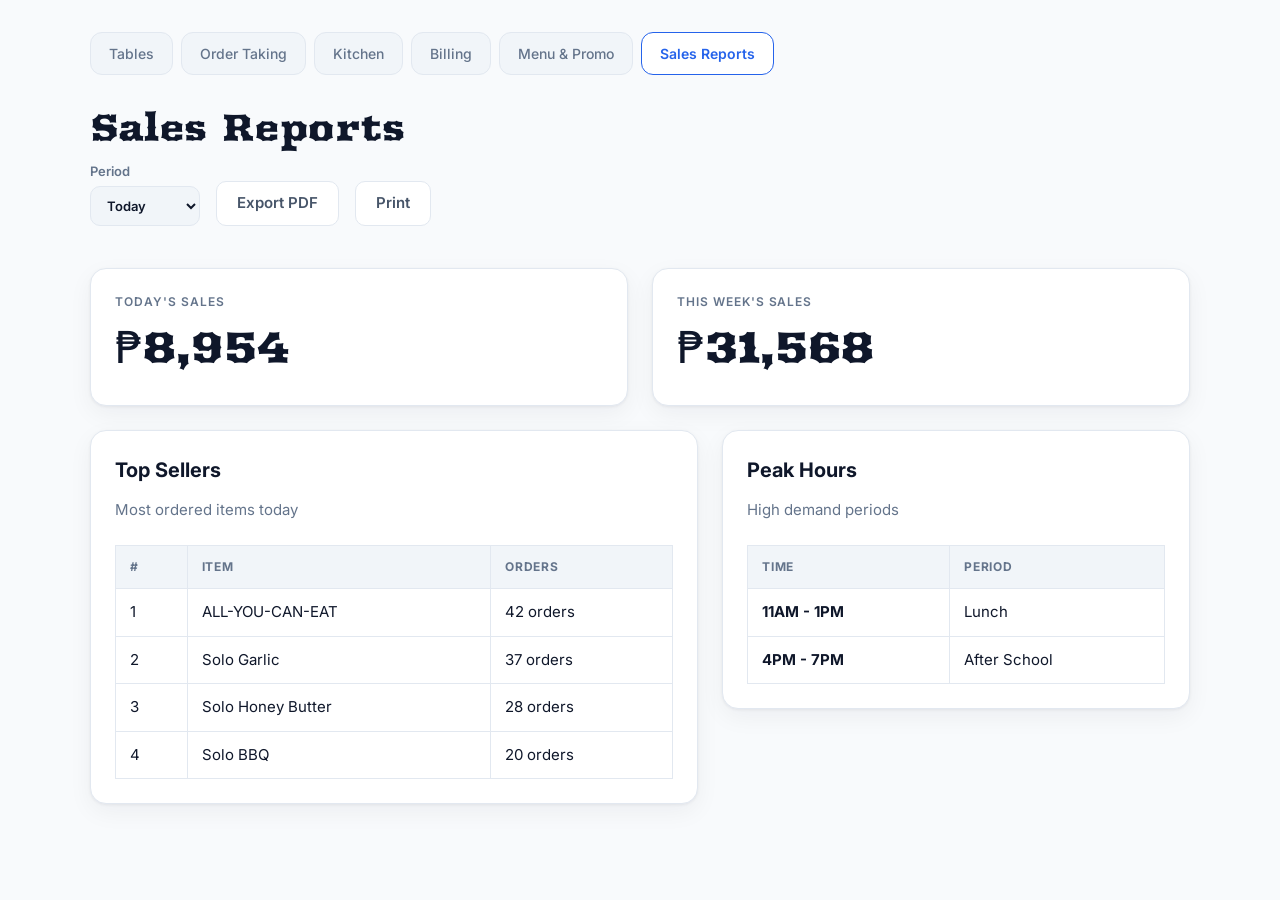
<file: sales.html>
<!DOCTYPE html>
<html lang="en">
<head>
<meta charset="UTF-8"><meta name="viewport" content="width=device-width, initial-scale=1"><link rel="stylesheet" href="https://fonts.googleapis.com/css2?family=Arbutus&family=Inter:wght@400;500;600;700&display=swap"><link rel="stylesheet" href="style.css">
<title>Sales Reports | Wingsman Pasig</title>
</head>
<body>
<div class="container">
<div class="nav"><a href="tables.html">Tables</a><a href="order.html">Order Taking</a><a href="kitchen.html">Kitchen</a><a href="billing.html">Billing</a><a href="menu.html">Menu &amp; Promo</a><a href="sales.html" class="active">Sales Reports</a></div>
<h1>Sales Reports</h1>
<div class="form-row">
    <div class="field">Period<select id="period" onchange="showSales()"><option value="today">Today</option><option value="week">This week</option></select></div>
    <input type="button" value="Export PDF" onclick="exportPdf()">
    <input type="button" value="Print" onclick="window.print()">
</div>
<p id="output"></p>

<div class="stats">
    <div class="card"><div class="label">Today's Sales</div><p class="big-number" id="todayTotal">₱0</p></div>
    <div class="card"><div class="label">This Week's Sales</div><p class="big-number" id="weekTotal">₱0</p></div>
</div>

<div class="two-col">
    <div class="card">
        <h2>Top Sellers</h2>
        <p class="subtitle" id="topSub"></p>
        <table>
            <tr><th>#</th><th>Item</th><th>Orders</th></tr>
            <tbody id="topBody"></tbody>
        </table>
    </div>
    <div class="card">
        <h2>Peak Hours</h2>
        <p class="subtitle">High demand periods</p>
        <table>
            <tr><th>Time</th><th>Period</th></tr>
            <tr><td><strong>11AM - 1PM</strong></td><td>Lunch</td></tr>
            <tr><td><strong>4PM - 7PM</strong></td><td>After School</td></tr>
        </table>
    </div>
</div>

<script>
    // (JSON) functions 
    function daysAgo(n) {
        var d = new Date();
        d.setDate(d.getDate() - n);
        var month = ("0" + (d.getMonth() + 1)).slice(-2);
        var day = ("0" + d.getDate()).slice(-2);
        return d.getFullYear() + "-" + month + "-" + day;
    }

    function todayDate() { return daysAgo(0); }

    var defaultSales = [
        {id: "s1", date: daysAgo(0), total: 8954,
         items: [{name: "ALL-YOU-CAN-EAT", qty: 42}, {name: "Solo Garlic", qty: 37}, {name: "Solo Honey Butter", qty: 28}, {name: "Solo BBQ", qty: 20}]},
        {id: "s2", date: daysAgo(2), total: 22614,
         items: [{name: "ALL-YOU-CAN-EAT", qty: 110}, {name: "Solo Garlic", qty: 96}, {name: "Solo Honey Butter", qty: 71}, {name: "Solo BBQ", qty: 54}]}
    ];

    //  JSON list from local Storage 
    function getData(key, sampleList) {
        var saved = localStorage.getItem(key);
        if (saved === null) {
            localStorage.setItem(key, JSON.stringify(sampleList));
            return sampleList;
        }
        return JSON.parse(saved);
    }

    function peso(amount) { return "₱" + Number(amount).toLocaleString("en-PH"); }

    function safe(text) {
        return String(text).replace(/&/g, "&amp;").replace(/</g, "&lt;").replace(/>/g, "&gt;").replace(/"/g, "&quot;").replace(/'/g, "&#39;");
    }

    function showMessage(text, type) {
        var out = document.getElementById("output");
        out.innerHTML = text;
        out.className = type;
    }

    // my code
    var sales = getData("wingsman_sales", defaultSales);
    showSales();

    function showSales() {
        var today = todayDate();
        var weekStart = daysAgo(6);
        var period = document.getElementById("period").value;
        var todayTotal = 0;
        var weekTotal = 0;
        var names = [];
        var counts = [];

        for (var i = 0; i < sales.length; i++) {
            if (sales[i].date == today) { todayTotal += sales[i].total; }
            if (sales[i].date >= weekStart) { weekTotal += sales[i].total; }

            var inPeriod = (period == "today") ? (sales[i].date == today) : (sales[i].date >= weekStart);
            if (!inPeriod) { continue; }
            for (var j = 0; j < sales[i].items.length; j++) {
                var position = names.indexOf(sales[i].items[j].name);
                if (position == -1) {
                    names.push(sales[i].items[j].name);
                    counts.push(sales[i].items[j].qty);
                } else {
                    counts[position] += sales[i].items[j].qty;
                }
            }
        }
        document.getElementById("todayTotal").innerHTML = peso(todayTotal);
        document.getElementById("weekTotal").innerHTML = peso(weekTotal);
        document.getElementById("topSub").innerHTML = "Most ordered items " + (period == "today" ? "today" : "this week");

        // sort from highest to lowest
        for (var a = 0; a < names.length; a++) {
            for (var b = a + 1; b < names.length; b++) {
                if (counts[b] > counts[a]) {
                    var tempCount = counts[a]; counts[a] = counts[b]; counts[b] = tempCount;
                    var tempName = names[a]; names[a] = names[b]; names[b] = tempName;
                }
            }
        }
        var rows = "";
        for (var k = 0; k < names.length && k < 5; k++) {
            rows += "<tr><td>" + (k + 1) + "</td><td>" + safe(names[k]) + "</td><td>" + counts[k] + " orders</td></tr>";
        }
        if (rows == "") {
            rows = "<tr><td colspan='3'>No sales yet for this period.</td></tr>";
        }
        document.getElementById("topBody").innerHTML = rows;
    }

    function exportPdf() {
        showMessage("In the print window, choose 'Save as PDF'.", "ok");
        setTimeout(function () { window.print(); }, 600);
    }
</script>
</div>
</body>
</html>
</file>
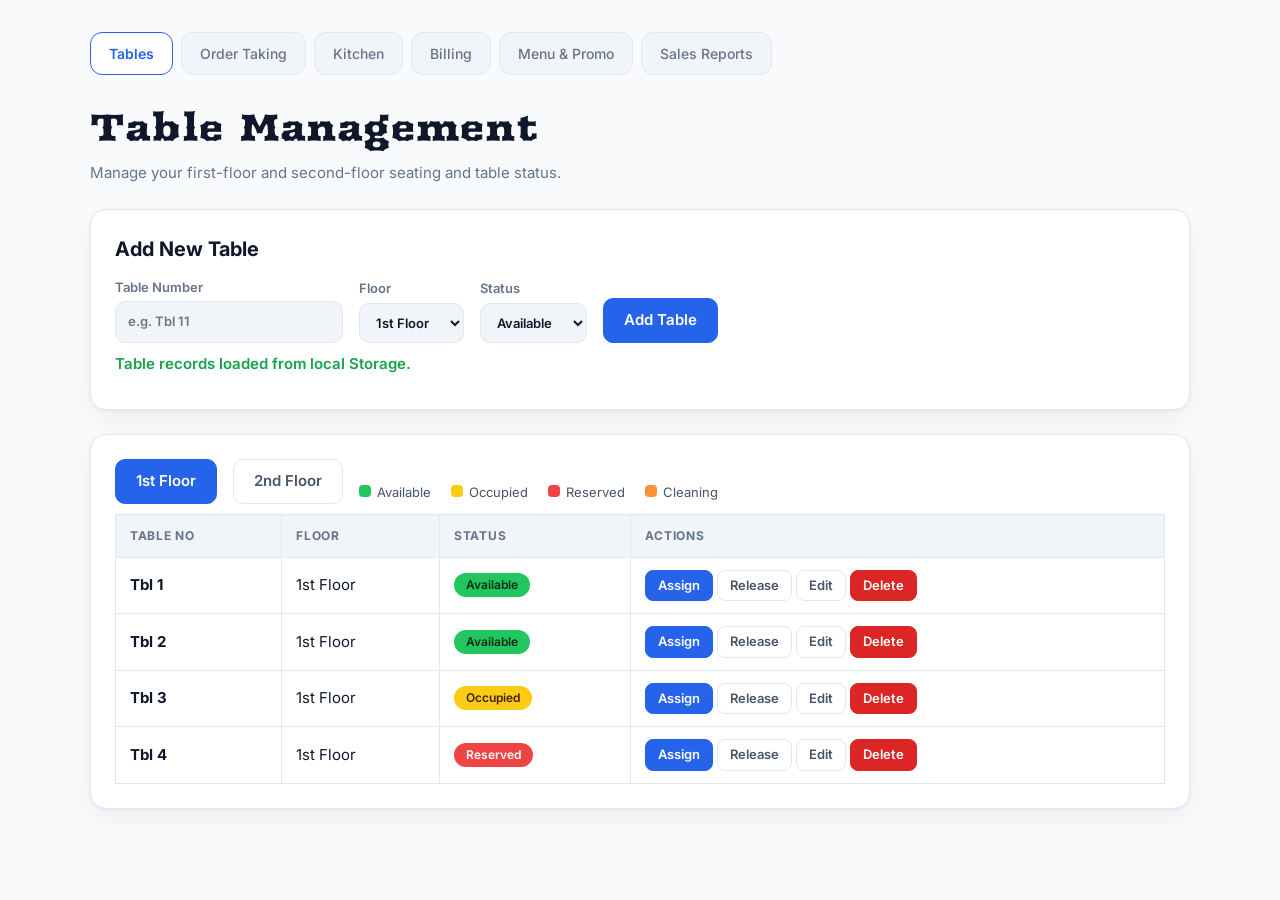
<file: tables.html>
<!DOCTYPE html>
<html lang="en">
<head>
<meta charset="UTF-8"><meta name="viewport" content="width=device-width, initial-scale=1"><link rel="stylesheet" href="https://fonts.googleapis.com/css2?family=Arbutus&family=Inter:wght@400;500;600;700&display=swap"><link rel="stylesheet" href="style.css">
<title>Table Management | Wingsman Pasig</title>
</head>
<body>
<div class="container">
<div class="nav"><a href="tables.html" class="active">Tables</a><a href="order.html">Order Taking</a><a href="kitchen.html">Kitchen</a><a href="billing.html">Billing</a><a href="menu.html">Menu &amp; Promo</a><a href="sales.html">Sales Reports</a></div>
<h1>Table Management</h1>
<p class="subtitle">Manage your first-floor and second-floor seating and table status.</p>

<div class="card">
    <h2 id="formTitle">Add New Table</h2>
    <div class="form-row">
        <div class="field">Table Number<input type="text" id="tableName" placeholder="e.g. Tbl 11"></div>
        <div class="field">Floor<select id="floor"><option value="1">1st Floor</option><option value="2">2nd Floor</option></select></div>
        <div class="field">Status<select id="status"><option>Available</option><option>Occupied</option><option>Reserved</option><option>Cleaning</option></select></div>
        <input type="button" class="primary" id="saveBtn" value="Add Table" onclick="saveTable()">
        <input type="button" id="cancelBtn" value="Cancel Edit" onclick="clearForm()" style="display:none">
    </div>
    <p id="output"></p>
</div>

<div class="card">
    <div class="form-row">
        <input type="button" id="btn1" class="primary" value="1st Floor" onclick="showFloor('1')">
        <input type="button" id="btn2" value="2nd Floor" onclick="showFloor('2')">
        <span class="legend">
            <span><i class="dot" style="background:#22c55e"></i>Available</span>
            <span><i class="dot" style="background:#facc15"></i>Occupied</span>
            <span><i class="dot" style="background:#ef4444"></i>Reserved</span>
            <span><i class="dot" style="background:#fb923c"></i>Cleaning</span>
        </span>
    </div>
    <table>
        <tr><th>Table No</th><th>Floor</th><th>Status</th><th>Actions</th></tr>
        <tbody id="tableBody"></tbody>
    </table>
</div>

<script>
    //  (JSON)  functions 
    var defaultTables = [
        {id: "t1", name: "Tbl 1", floor: "1", status: "Available"},
        {id: "t2", name: "Tbl 2", floor: "1", status: "Available"},
        {id: "t3", name: "Tbl 3", floor: "1", status: "Occupied"},
        {id: "t4", name: "Tbl 4", floor: "1", status: "Reserved"},
        {id: "t5", name: "Tbl 5", floor: "2", status: "Occupied"},
        {id: "t6", name: "Tbl 6", floor: "2", status: "Available"},
        {id: "t7", name: "Tbl 7", floor: "2", status: "Cleaning"},
        {id: "t8", name: "Tbl 8", floor: "2", status: "Occupied"},
        {id: "t9", name: "Tbl 9", floor: "2", status: "Reserved"},
        {id: "t10", name: "Tbl 10", floor: "2", status: "Cleaning"}
    ];

    // JSON list from local Storage 
    function getData(key, sampleList) {
        var saved = localStorage.getItem(key);
        if (saved === null) {
            localStorage.setItem(key, JSON.stringify(sampleList));
            return sampleList;
        }
        return JSON.parse(saved);
    }

    function saveData(key, list) {
        localStorage.setItem(key, JSON.stringify(list));
    }

    function makeId(prefix) { return prefix + Date.now(); }

    function safe(text) {
        return String(text).replace(/&/g, "&amp;").replace(/</g, "&lt;").replace(/>/g, "&gt;").replace(/"/g, "&quot;").replace(/'/g, "&#39;");
    }

    function showMessage(text, type) {
        var out = document.getElementById("output");
        out.innerHTML = text;
        out.className = type;
    }

    // my code
    var tables = getData("wingsman_tables", defaultTables);
    var currentFloor = "1";
    var editIndex = -1;
    showMessage("Table records loaded from local Storage.", "ok");
    displayTables();

    function saveTable() {
        var name = document.getElementById("tableName").value.trim();
        var floor = document.getElementById("floor").value;
        var status = document.getElementById("status").value;

        if (name == "") {
            showMessage("Please enter a table number.", "error");
            return;
        }
        for (var i = 0; i < tables.length; i++) {
            if (tables[i].name.toLowerCase() == name.toLowerCase() && i != editIndex) {
                showMessage("That table number already exists.", "error");
                return;
            }
        }
        if (editIndex == -1) {
            tables.push({id: makeId("t"), name: name, floor: floor, status: status});
            showMessage("Table added successfully.", "ok");
        } else {
            tables[editIndex].name = name;
            tables[editIndex].floor = floor;
            tables[editIndex].status = status;
            showMessage("Table updated successfully.", "ok");
        }
        saveData("wingsman_tables", tables);
        currentFloor = floor;
        clearForm(true);
        showFloor(floor);
    }

    function displayTables() {
        var rows = "";
        var count = 0;
        for (var i = 0; i < tables.length; i++) {
            if (tables[i].floor != currentFloor) { continue; }
            count++;
            rows += "<tr>";
            rows += "<td><strong>" + safe(tables[i].name) + "</strong></td>";
            rows += "<td>" + (tables[i].floor == "1" ? "1st Floor" : "2nd Floor") + "</td>";
            rows += "<td><span class='pill " + tables[i].status.toLowerCase() + "'>" + tables[i].status + "</span></td>";
            rows += "<td>";
            rows += "<input type='button' class='small primary' value='Assign' onclick='assignTable(" + i + ")'> ";
            rows += "<input type='button' class='small' value='Release' onclick='releaseTable(" + i + ")'> ";
            rows += "<input type='button' class='small' value='Edit' onclick='editTable(" + i + ")'> ";
            rows += "<input type='button' class='small danger' value='Delete' onclick='deleteTable(" + i + ")'>";
            rows += "</td></tr>";
        }
        if (count == 0) {
            rows = "<tr><td colspan='4'>No tables on this floor yet.</td></tr>";
        }
        document.getElementById("tableBody").innerHTML = rows;
    }

    function showFloor(floor) {
        currentFloor = floor;
        document.getElementById("btn1").className = (floor == "1") ? "primary" : "";
        document.getElementById("btn2").className = (floor == "2") ? "primary" : "";
        displayTables();
    }

    function assignTable(i) {
        if (tables[i].status == "Occupied") {
            showMessage(tables[i].name + " is already occupied.", "error");
            return;
        }
        if (tables[i].status == "Cleaning") {
            showMessage(tables[i].name + " is still being cleaned.", "error");
            return;
        }
        tables[i].status = "Occupied";
        saveData("wingsman_tables", tables);
        localStorage.setItem("wingsman_currentTable", tables[i].id);
        showMessage(tables[i].name + " assigned. Opening Order Taking...", "ok");
        displayTables();
        setTimeout(function () { window.location = "order.html"; }, 800);
    }

    function releaseTable(i) {
        if (tables[i].status == "Available") {
            showMessage(tables[i].name + " is already available.", "error");
            return;
        }
        tables[i].status = "Available";
        saveData("wingsman_tables", tables);
        showMessage(tables[i].name + " is now Available.", "ok");
        displayTables();
    }

    function editTable(i) {
        editIndex = i;
        document.getElementById("tableName").value = tables[i].name;
        document.getElementById("floor").value = tables[i].floor;
        document.getElementById("status").value = tables[i].status;
        document.getElementById("formTitle").innerHTML = "Edit Table";
        document.getElementById("saveBtn").value = "Update Table";
        document.getElementById("cancelBtn").style.display = "inline-block";
    }

    function clearForm(keepMessage) {
        editIndex = -1;
        document.getElementById("tableName").value = "";
        document.getElementById("floor").value = "1";
        document.getElementById("status").value = "Available";
        document.getElementById("formTitle").innerHTML = "Add New Table";
        document.getElementById("saveBtn").value = "Add Table";
        document.getElementById("cancelBtn").style.display = "none";
        if (!keepMessage) { document.getElementById("output").innerHTML = ""; }
    }

    function deleteTable(i) {
        if (!confirm("Delete " + tables[i].name + "?")) { return; }
        tables.splice(i, 1);
        saveData("wingsman_tables", tables);
        clearForm(true);
        showMessage("Table deleted.", "warn");
        displayTables();
    }
</script>
</div>
</body>
</html>
</file>
<file: style.css>
/* style.css - Wingsman Pasig */
* { box-sizing: border-box; }
body { margin: 0; padding: 32px 48px 64px; background: #f8fafc; color: #0f172a; font-family: Inter, Arial, sans-serif; font-size: 15px; line-height: 1.5; }
.container { max-width: 1100px; margin: 0 auto; }
h1 { font-family: Arbutus, Georgia, serif; font-weight: 400; font-size: 38px; margin: 0 0 6px; }
h2 { font-size: 20px; margin: 0 0 14px; }
.subtitle { color: #64748b; margin: 0 0 24px; }

.nav { display: flex; flex-wrap: wrap; gap: 8px; margin-bottom: 24px; }
.nav a { padding: 10px 18px; border: 1px solid #e2e8f0; background: #f1f5f9; color: #64748b; border-radius: 12px; text-decoration: none; font-size: 14px; font-weight: 500; }
.nav a:hover { color: #2563eb; }
.nav a.active { background: #fff; border-color: #2563eb; color: #2563eb; font-weight: 600; }

.card { background: #fff; border: 1px solid #e2e8f0; border-radius: 16px; padding: 24px; margin-bottom: 24px; box-shadow: 0 1px 3px rgba(15,23,42,.06), 0 8px 24px rgba(15,23,42,.05); }
.two-col { display: grid; grid-template-columns: 1.3fr 1fr; gap: 24px; align-items: start; }
.stats { display: grid; grid-template-columns: 1fr 1fr; gap: 24px; }
.big-number { font-family: Arbutus, Georgia, serif; font-size: 44px; margin: 4px 0 0; }
.label { font-size: 12px; letter-spacing: .08em; text-transform: uppercase; color: #64748b; font-weight: 600; }
.meta { display: flex; gap: 32px; margin: 6px 0 20px; }
.meta b { display: block; font-size: 20px; }

.form-row { display: flex; flex-wrap: wrap; gap: 16px; align-items: flex-end; margin-bottom: 8px; }
.field { display: flex; flex-direction: column; gap: 4px; font-size: 13px; font-weight: 600; color: #64748b; }
input[type=text], input[type=number], input[type=search], select, textarea { padding: 10px 12px; border: 1px solid #e2e8f0; border-radius: 10px; background: #f1f5f9; font: inherit; color: #0f172a; }
input:focus, select:focus, textarea:focus { outline: 2px solid #2563eb; background: #fff; }
textarea { width: 100%; }

input[type=button], .button { padding: 10px 20px; border: 1px solid #e2e8f0; border-radius: 10px; background: #fff; color: #475569; font: inherit; font-weight: 600; cursor: pointer; text-decoration: none; display: inline-block; }
input[type=button]:hover, .button:hover { background: #f1f5f9; }
.primary { background: #2563eb !important; border-color: #2563eb !important; color: #fff !important; }
.danger { background: #dc2626 !important; border-color: #dc2626 !important; color: #fff !important; }
.small { padding: 5px 12px !important; font-size: 13px !important; border-radius: 8px !important; }

table { width: 100%; border-collapse: collapse; margin-top: 10px; }
th { background: #f1f5f9; color: #64748b; font-size: 12px; letter-spacing: .06em; text-transform: uppercase; text-align: left; }
th, td { padding: 12px 14px; border: 1px solid #e2e8f0; vertical-align: middle; }

.pill { display: inline-block; padding: 3px 12px; border-radius: 999px; font-size: 12px; font-weight: 600; }
.available { background: #22c55e; color: #052e16; }
.occupied { background: #facc15; color: #422006; }
.reserved { background: #ef4444; color: #fff; }
.cleaning { background: #fb923c; color: #431407; }
.active, .on, .ready { background: #dcfce7; color: #166534; }
.hidden, .off { background: #e2e8f0; color: #475569; }
.preparing { background: #fef3c7; color: #92400e; }
.served { background: #dbeafe; color: #1e40af; }

.legend span { margin-right: 16px; font-size: 13px; color: #475569; }
.dot { display: inline-block; width: 12px; height: 12px; border-radius: 4px; margin-right: 6px; }
#output { min-height: 22px; margin: 10px 0; font-weight: 600; }
.ok { color: #16a34a; } .error { color: #dc2626; } .warn { color: #b45309; }
.total { text-align: right; font-size: 18px; font-weight: 700; margin: 14px 0; }
.promo { background: #fef3c7; color: #92400e; border-radius: 10px; padding: 10px 14px; font-size: 13px; }
.home-grid { display: grid; grid-template-columns: repeat(3, 1fr); gap: 20px; }
.home-grid a { display: block; padding: 24px; background: #fff; border: 1px solid #e2e8f0; border-radius: 16px; text-decoration: none; color: #0f172a; }
.home-grid a:hover { border-color: #2563eb; }
.home-grid h3 { margin: 0 0 6px; } .home-grid p { margin: 0; color: #64748b; font-size: 14px; }
@media (max-width: 800px) { body { padding: 16px; } .two-col, .stats, .home-grid { grid-template-columns: 1fr; } }
@media print { .nav, input[type=button], .button, .no-print { display: none !important; } body { background: #fff; } }
</file>
